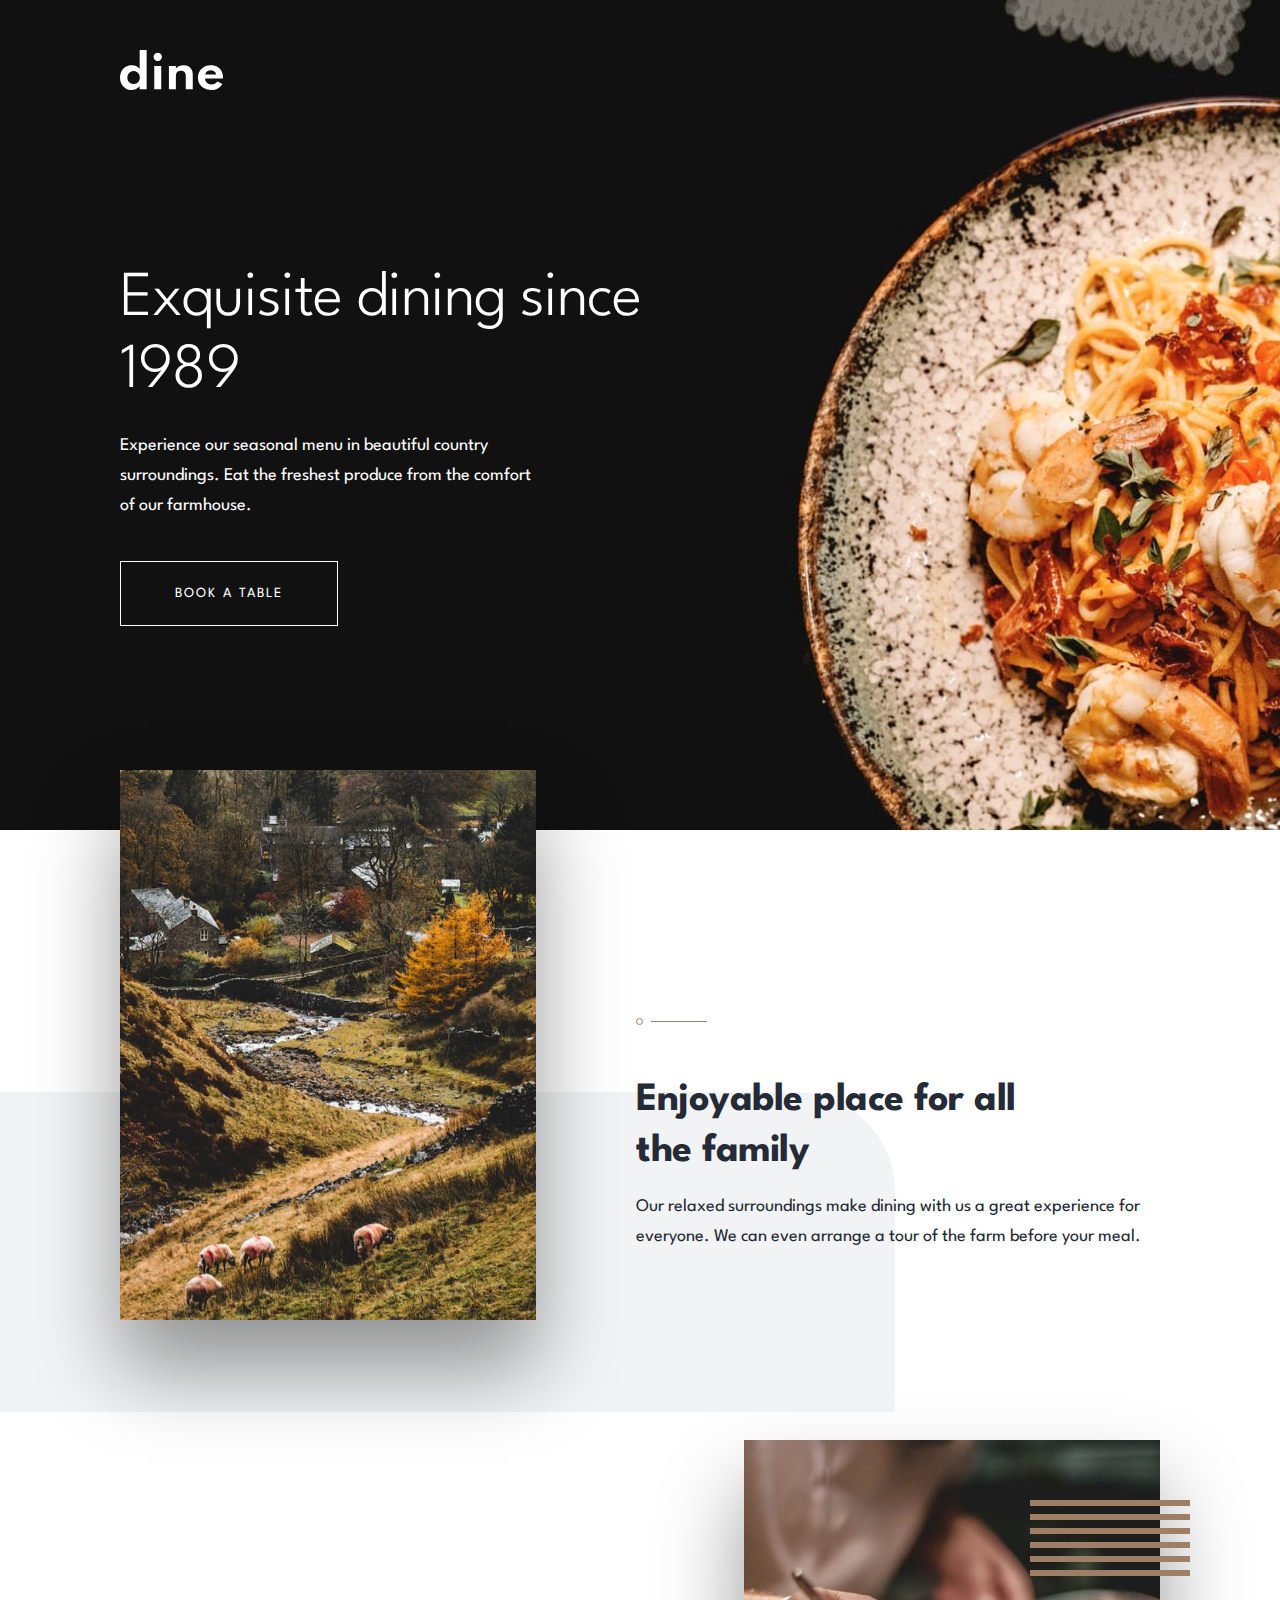
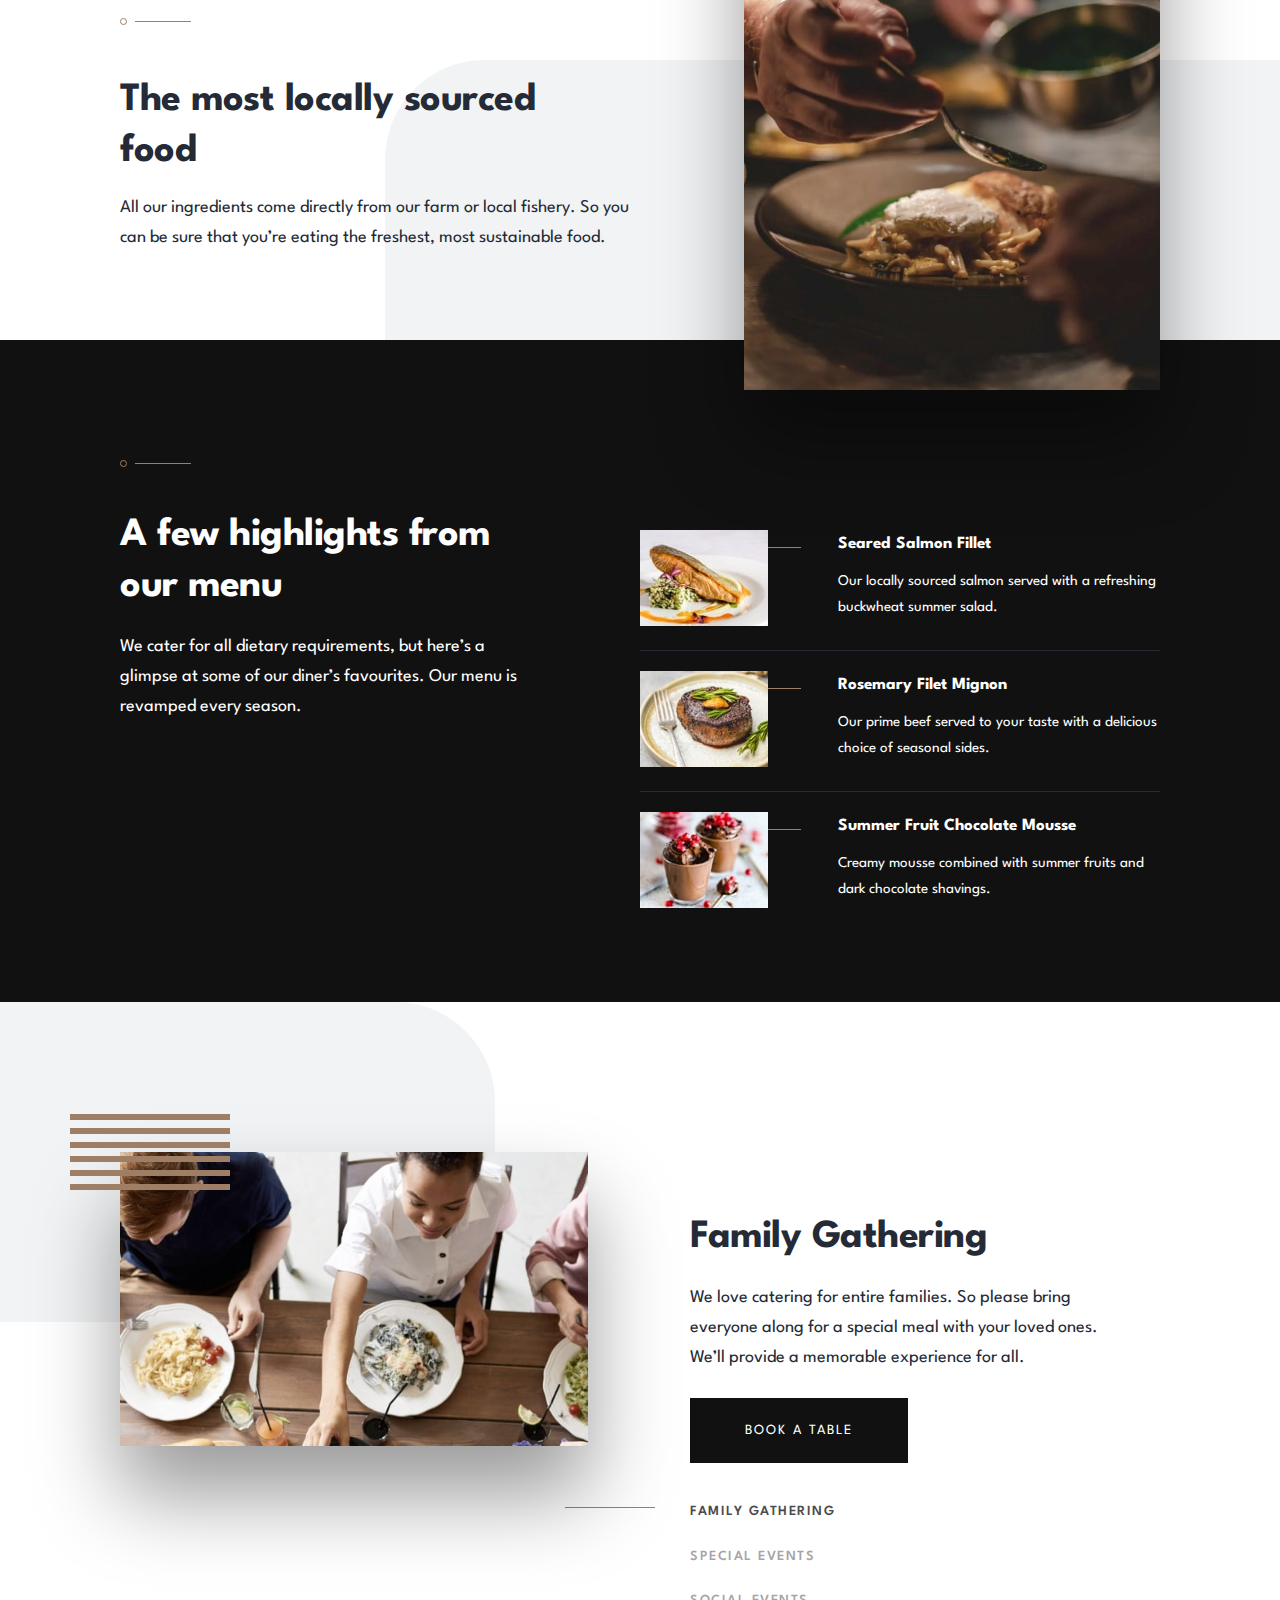
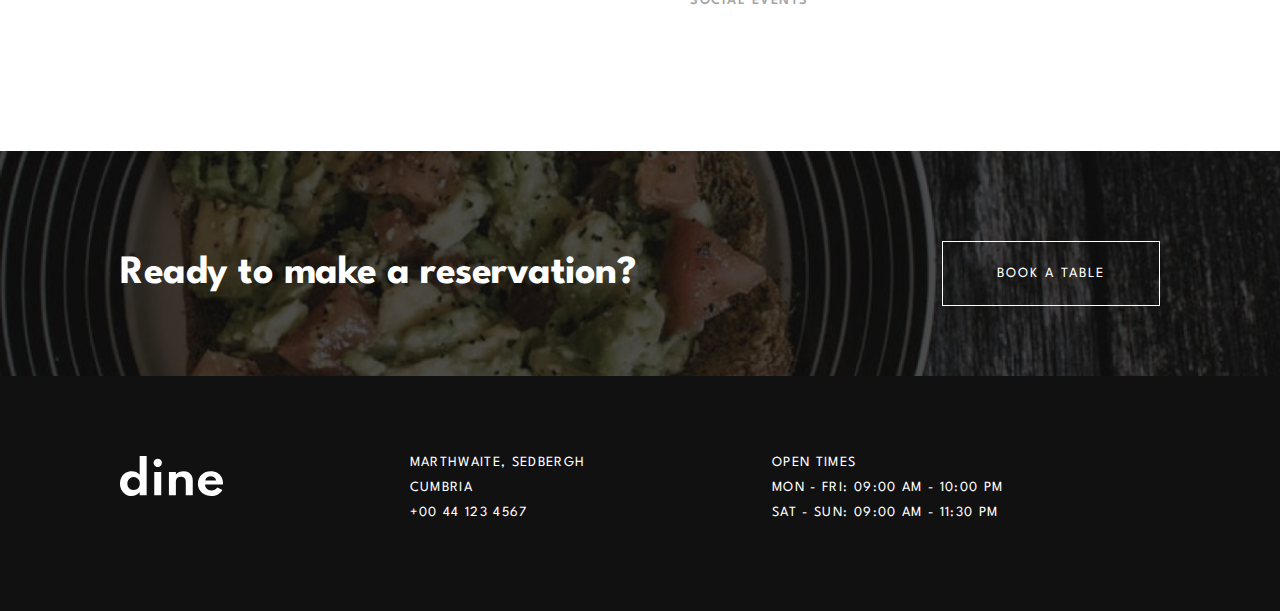
<file: index.html>
<!DOCTYPE html>
<html lang="en">
<head>
    <meta charset="UTF-8">
    <meta http-equiv="X-UA-Compatible" content="IE=edge">
    <meta name="viewport" content="width=device-width, initial-scale=1.0">
    <title>Dine | Exquisite dining since 1989</title>
    <!-- GOOGLE FONT -->
    <link href="https://fonts.googleapis.com/css2?family=Spartan:wght@300;400;600;700&display=swap" rel="stylesheet">
    <!-- CSS FIle -->
    <link rel="stylesheet" href="styles/css/main.css">    
</head>
<body>
    <!-- HEADER -->
    <header class="header">
        <div class="container">
            <div class="header__inner">
                <a href="" class="header__logo">
                    <img src="./images/logo.svg" alt="Dine logo">
                </a>
        
                <div class="header__textBox">
                    <h1 class="header__textBox--heading">Exquisite dining since 1989</h1>
                    <p class="header__textBox--subheading">Experience our seasonal menu in beautiful country surroundings. Eat the freshest produce from the comfort of our farmhouse.</p>
                    <a href="booking.html" class="btn btn--transparent">
                        <span>Book a table</span>
                    </a>
                </div>
            </div>
        </div>
    </header>

    <!-- FEATURES SECTION -->
    <section class="features">
        <div class="container">
            <div class="features__inner">
                <div class="features__imgBox">
                </div>
                <div class="features__textBox">
                    <h2>Enjoyable place for all the family</h2>
                    <p>Our relaxed surroundings make dining with us a great experience for everyone. We can even arrange a tour of the farm before your meal.</p>
                </div>
            </div>

            <div class="features__inner">
                <div class="features__imgBox">
                </div>
                <div class="features__textBox">
                    <h2>The most locally sourced food</h2>
                    <p>All our ingredients come directly from our farm or local fishery. So you can be sure that you’re eating the freshest, most sustainable food.</p>
                </div>
            </div>
        </div>
    </section>

    <!-- HIGHLIGHTS SECTION -->
    <section class="highlights">
        <div class="container">
            <div class="highlights__inner">
                <div class="highlights__textBox">
                    <h2 class="white">A few highlights from our menu</h2>
                    <p class="white">We cater for all dietary requirements, but here’s a glimpse at some of our diner’s favourites. Our menu is revamped every season.</p>
                </div>

                <ul class="highlights__dishes">
                    <li class="highlights__dish">
                        <div class="highlights__dish--imgBox">
                        <picture>
                            <source 
                            srcset="./images/homepage/salmon-mobile.jpg 1x, 
                            ./images/homepage/salmon-mobile@2x.jpg 2x,"
                            media="(max-width: 768px)">

                            <source 
                            srcset="./images/homepage/salmon-desktop-tablet.jpg 1x, 
                            ./images/homepage/salmon-desktop-tablet@2x.jpg 2x,"
                            media="(min-width: 768px)">

                            <img src="./images/homepage/salmon-mobile.jpg" alt="Fried salmon on a plate">
                        </picture>
                        </div>
                        <div class="highlights__dish--textBox">
                            <h3 class="white">Seared Salmon Fillet</h3>
                            <p class="white">Our locally sourced salmon served with a refreshing buckwheat summer salad.</p>
                        </div>
                    </li>

                    <li class="highlights__dish">
                        <div class="highlights__dish--imgBox">
                            <picture>
                                <source 
                                srcset="./images/homepage/beef-mobile.jpg 1x, 
                                ./images/homepage/beef-mobile@2x.jpg 2x,"
                                media="(max-width: 768px)">

                                <source 
                                srcset="./images/homepage/beef-desktop-tablet.jpg 1x, 
                                ./images/homepage/beef-desktop-tablet@2x.jpg 2x,"
                                media="(min-width: 768px)">
                                
                                <img src="./images/homepage/beef-mobile.jpg" alt="Beef steak">
                            </picture>
                        </div>
                        <div class="highlights__dish--textBox">
                            <h3 class="white">Rosemary Filet Mignon</h3>
                            <p class="white">Our prime beef served to your taste with a delicious choice of seasonal sides.</p>
                        </div>
                    </li>

                    <li class="highlights__dish">
                        <div class="highlights__dish--imgBox">
                            <picture>
                                <source 
                                srcset="./images/homepage/chocolate-mobile.jpg 1x, 
                                ./images/homepage/chocolate-mobile@2x.jpg 2x,"
                                media="(max-width: 768px)">

                                <source 
                                srcset="./images/homepage/chocolate-desktop-tablet.jpg 1x, 
                                ./images/homepage/chocolate-desktop-tablet@2x.jpg 2x,"
                                media="(min-width: 768px)">

                                <img src="./images/homepage/chocolate-mobile.jpg" alt="Chocolate dessert">
                              </picture>
                        </div>
                        <div class="highlights__dish--textBox">
                            <h3 class="white">Summer Fruit Chocolate Mousse</h3>
                            <p class="white">Creamy mousse combined with summer fruits and dark chocolate shavings.</p>
                        </div>
                    </li>
                </ul>
            </div>
        </div>
    </section>

    <!-- EVENTS SECTION -->
    <section class="events">
        <div class="container">
            <div class="events__inner">
                <div class="events__imgBox">
                    <picture>
                      <source 
                      srcset="./images/homepage/family-gathering-mobile.jpg 1x, 
                      ./images/homepage/family-gathering-mobile@2x.jpg 2x,"
                      media="(max-width: 768px)">
                      <source 
                      srcset="./images/homepage/family-gathering-tablet.jpg 1x, 
                      ./images/homepage/family-gathering-tablet@2x.jpg 2x,"
                      media="(min-width: 768px) and (max-width: 1280px)">
                      <source 
                      srcset="./images/homepage/family-gathering-desktop.jpg 1x, 
                      ./images/homepage/family-gathering-desktop@2x.jpg 2x,"
                      media="(min-width: 1280px)">
                      <img src="./images/homepage/family-gathering-desktop.jpg" alt="Family members grabbing food from the table" class="event__image showImage" id="familyGatheringImg">
                    </picture>
              
                    <picture>
                      <source 
                      srcset="./images/homepage/special-events-mobile.jpg 1x, 
                      ./images/homepage/special-events-mobile@2x.jpg 2x,"
                      media="(max-width: 768px)">
                      <source 
                      srcset="./images/homepage/special-events-tablet.jpg 1x, 
                      ./images/homepage/special-events-tablet@2x.jpg 2x,"
                      media="(min-width: 768px) and (max-width: 1280px)">
                      <source 
                      srcset="./images/homepage/special-events-desktop.jpg 1x, 
                      ./images/homepage/special-events-desktop@2x.jpg 2x,"
                      media="(min-width: 1280px)">
                      <img src="./images/homepage/special-events-desktop.jpg" alt="Smiling family sitting by the table raising their drinks" class="event__image" id="specialEventsImg">
                    </picture>
              
                    <picture>
                      <source 
                      srcset="./images/homepage/social-events-mobile.jpg 1x, 
                      ./images/homepage/social-events-mobile@2x.jpg 2x,"
                      media="(max-width: 768px)">
                      <source 
                      srcset="./images/homepage/social-events-tablet.jpg 1x, 
                      ./images/homepage/social-events-tablet@2x.jpg 2x,"
                      
                      media="(min-width: 768px) and (max-width: 1280px)">
                      <source 
                      srcset="./images/homepage/social-events-desktop.jpg 1x, 
                      ./images/homepage/social-events-desktop@2x.jpg 2x,"
                      media="(min-width: 1280px)">
                      <img src="./images/homepage/social-events-desktop.jpg" alt="Wine glasses on the table surrounded by people" class="event__image" id="socialEventsImg">
                    </picture>
                </div>
                <div class="events__textBox">
                    <div class="events__text">
                        <h2 id="event__heading">Family Gathering</h2>
                        <p id="event__text">We love catering for entire families. So please bring everyone along for a special meal with your loved ones. We’ll provide a memorable experience for all.</p>
                    </div>
    
                    <a href="booking.html" class="btn btn--black">
                        <span>Book a table</span>
                    </a>
    
                    <ul class="events__nav">
                        <li class="events__item active">Family Gathering</li>
                        <li class="events__item">Special Events</li>
                        <li class="events__item">Social Events</li>
                    </ul>
                </div>
            </div>
        </div>
    </section>

    <!-- RESERVATION SECTION -->
    <section class="reservation">
        <div class="container">
            <div class="reservation__inner">
                <h2 class="white">Ready to make a reservation?</h2>
                <a href="booking.html" class="btn btn--transparent">
                    <span>Book a table</span>
                </a>
            </div>
        </div>
    </section>

    <!-- FOOTER -->
    <footer class="footer white">
        <div class="container">
            <div class="footer__grid">
                <a href="" class="footer__logo">
                    <img src="./images/logo.svg" alt="Dine logo">
                </a>
    
                <ul class="footer__address">
                  <li>Marthwaite, Sedbergh</li>
                  <li>Cumbria</li>
                  <li>+00 44 123 4567</li>
                </ul>
    
                <ul class="footer__openTimes">
                  <li>Open Times</li>
                  <li>Mon - Fri: 09:00 AM - 10:00 PM</li>
                  <li>Sat - Sun: 09:00 AM - 11:30 PM</li>
                </ul>
            </div>
        </div>
    </footer>

    <script src="js/events.js"></script>
</body>
</html>
</file>
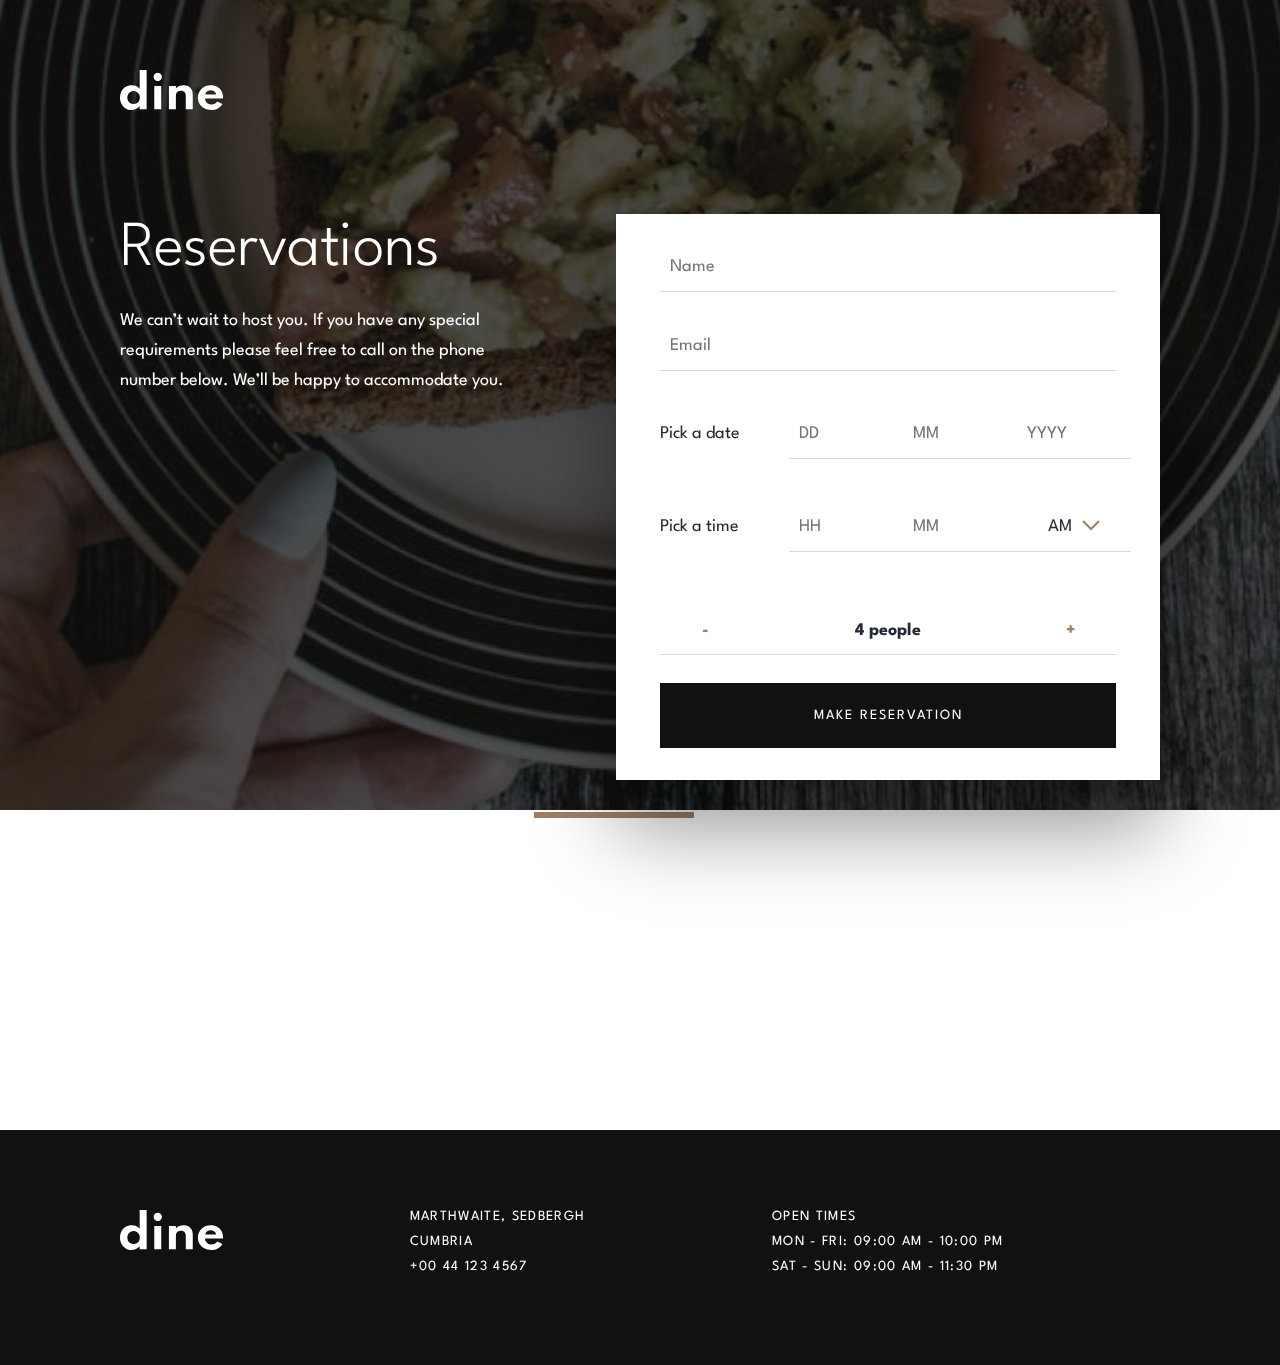
<file: booking.html>
<!DOCTYPE html>
<html lang="en">
<head>
    <meta charset="UTF-8">
    <meta http-equiv="X-UA-Compatible" content="IE=edge">
    <meta name="viewport" content="width=device-width, initial-scale=1.0">
    <title>Dine | Reserve place</title>
    <!-- GOOGLE FONT -->
    <link href="https://fonts.googleapis.com/css2?family=Spartan:wght@300;400;600;700&display=swap" rel="stylesheet">
    <!-- CSS FIle -->
    <link rel="stylesheet" href="styles/css/main.css">    
</head>
<body>
    <!-- HEADER -->
    <header class="headerBooking">
        <div class="container">
            <a href="index.html" class="headerBooking__logo">
                <img src="./images/logo.svg" alt="Dine logo">
            </a>

            <div class="headerBooking__inner">
                <div class="headerBooking__text">
                    <h1>Reservations</h1>
                    <p>We can’t wait to host you. If you have any special requirements please feel free to call on the phone number below. We’ll be happy to accommodate you.</p>
                </div>
                <div class="headerBooking__form">
                    <form id="form" class="form">
                        <div class="form__group">
                            <input type="text" name="name" id="name" placeholder="Name">
                            <small>Error message</small>
                        </div>
                        <div class="form__group">
                            <input type="text" name="email" id="email" placeholder="Email">
                            <small>Error message</small>
                        </div>
                        <div class="form__group form__group-date">
                            <label for="date">Pick a date</label>
                            <div class="form__dateBox">
                                    <input type="number" name="day" id="day" min="1" max="31" placeholder="DD">
                                    <input type="number" name="month" id="month" min="1" max="12" placeholder="MM">
                                    <input type="number" name="year" id="year" min="2021" max="2025" placeholder="YYYY">
                            </div>
                            <small>Error message</small>
                        </div>
                        <div class="form__group form__group-time">
                            <label for="time">Pick a time</label>
                            <div class="form__timeBox">
                                <input type="number" name="hour" id="hour" min="00" max="12" placeholder="HH">
                                <input type="number" name="minute" id="minute" min="00" max="59" placeholder="MM">

                                <div class="daytime__box">
                                    <span id="selectedDaytime">AM</span>
                                    <span id="arrow" class="arrow">
                                        <img src="images/icons/icon-arrow.svg" alt="Select arrow">
                                    </span>

                                    <div class="daytime__options hidden">
                                        <div class="daytime__options-AM">
                                            <span id="tickAM" class="tick">
                                                <img src="images/icons/icon-check.svg" alt="Check icon">
                                            </span>
                                            AM
                                        </div>

                                        <div class="daytime__options-PM">
                                            <span id="tickPM" class="tick hidden">
                                                <img src="images/icons/icon-check.svg" alt="Check icon">
                                            </span>
                                            PM
                                        </div>
                                    </div>
                                </div>
                            </div>
                            <small>Error message</small>
                        </div>
                        <div class="form__group">
                            <div class="form__people">
                                <span class="signs" id="minus">-</span>
                                <span class="form__people-count"><span id="peopleNumber">4</span> <span id="peopleWord">people</span></span>
                                <span class="signs" id="plus">+</span>
                            </div>
                        </div>
                        <div class="form__group">
                            <button class="btn btn--black" id="openModalBtn">
                                <span>Make reservation</span>
                            </button>
                         </div>
                    </form>
                </div>
            </div>
        </div>
    </header>

    <!-- MODAL -->
    <div class="modal-wrapper" id="modal">
        <div class="modal">
            <div class="modal-body">
                <p>Your reservation request has been submitted. Thank You!</p>
            </div>
            <div class="modal-footer">
                <button id="closeModalBtn" class="btn btn--black">
                    <span>Close</span>
                </button>
            </div>
        </div>
    </div>

    <!-- FOOTER -->
    <footer class="footer white">
        <div class="container">
            <div class="footer__grid">
                <a href="" class="footer__logo">
                    <img src="./images/logo.svg" alt="Dine logo">
                </a>
    
                <ul class="footer__address">
                    <li>Marthwaite, Sedbergh</li>
                    <li>Cumbria</li>
                    <li>+00 44 123 4567</li>
                </ul>
    
                <ul class="footer__openTimes">
                    <li>Open Times</li>
                    <li>Mon - Fri: 09:00 AM - 10:00 PM</li>
                    <li>Sat - Sun: 09:00 AM - 11:30 PM</li>
                </ul>
            </div>
        </div>
    </footer>

    <script src="js/people-counter.js"></script>
    <script src="js/time-select.js"></script>
    <script src="js/form-validation.js"></script>
</body>
<html>
</file>
<file: styles/css/main.css>
*,
*::after,
*::before {
  margin: 0;
  padding: 0;
  box-sizing: inherit;
  font-family: inherit;
  transition: all 0.3s;
}

html {
  font-size: 62.5%;
  text-rendering: optimizeLegibility;
  scroll-behavior: smooth;
}

@media only screen and (max-width: 62.5em) {
  html {
    font-size: 56.25%;
  }
}

@media only screen and (max-width: 56.25em) {
  html {
    font-size: 54%;
  }
}

@media only screen and (max-width: 37.5em) {
  html {
    font-size: 51%;
  }
}

@media only screen and (min-width: 112.5em) {
  html {
    font-size: 75%;
  }
}

body {
  box-sizing: border-box;
  color: #242b37;
}

ul {
  list-style: none;
}

a {
  text-decoration: none;
}

body {
  font-family: 'Spartan', sans-serif;
  font-size: 1.8rem;
  color: #242b37;
}

h1 {
  font-weight: 300;
  font-size: 6.4rem;
  line-height: 7.2rem;
  letter-spacing: -0.5px;
}

@media screen and (max-width: 1200px) {
  h1 {
    font-size: 4.8rem;
  }
}

@media screen and (max-width: 420px) {
  h1 {
    font-size: 4rem;
    line-height: 5.3rem;
  }
}

h2 {
  font-size: 4rem;
  line-height: 5.1rem;
  letter-spacing: -0.5px;
}

@media screen and (max-width: 770px) {
  h2 {
    font-size: 3.5rem;
  }
}

h3 {
  font-size: 1.7rem;
  font-weight: 700;
  line-height: 2.8rem;
}

p {
  line-height: 3rem;
}

.white {
  color: #FFFFFF;
}

.btn {
  cursor: pointer;
  padding: 2.5rem 5.4rem;
  display: inline-block;
  font-size: 1.4rem;
  text-transform: uppercase;
  line-height: 1.3rem;
  font-weight: 400;
  letter-spacing: 2px;
  position: relative;
  overflow: hidden;
  outline: none;
  border: none;
}

.btn span {
  color: #FFFFFF;
  position: relative;
  z-index: 10;
}

.btn:hover span {
  color: #111111;
}

.btn::before {
  content: '';
  position: absolute;
  top: 0;
  left: -10%;
  height: 100%;
  width: 0;
  background-color: #FFFFFF;
  transform: skewX(25deg);
  transition: width .5s;
}

.btn:hover::before {
  width: 120%;
}

.btn--transparent {
  border: 1px solid #FFFFFF;
}

.btn--black {
  background: #111111;
  border: 1px solid #111111;
}

.modal-wrapper {
  background-color: rgba(0, 0, 0, 0.3);
  opacity: 0;
  position: fixed;
  top: 0;
  left: 0;
  right: 0;
  bottom: 0;
  transition: all 0.3s ease-in-out;
  z-index: -1;
}

.modal-wrapper.open {
  opacity: 1;
  z-index: 999;
}

.modal {
  background-color: #FFFFFF;
  box-shadow: 0 1px 4px rgba(0, 0, 0, 0.3);
  position: relative;
  left: 50%;
  top: 50%;
  transform: translate(-50%, -50%);
  text-align: center;
  max-width: 50rem;
}

.modal-body {
  padding: 3rem 2rem;
}

.modal-body h4 {
  margin: 0;
}

.modal-body p {
  letter-spacing: 0.5px;
  line-height: 24px;
  margin: 10px 0 0;
}

.modal-footer {
  padding: 2rem 0;
}

.container {
  max-width: 110rem;
  margin: 0 auto;
  padding: 0 3rem;
}

.header {
  background-image: url("./../../../images/homepage/hero-bg-desktop.jpg");
  background-color: #111111;
  background-repeat: no-repeat;
  background-position: top center;
  background-size: cover;
  padding: 5rem 0 20rem;
}

@media screen and (max-width: 1200px) {
  .header {
    background-image: url("../../../images/homepage/hero-bg-tablet.jpg");
  }
}

@media screen and (max-width: 540px) {
  .header {
    background-image: url("../../../images/homepage/hero-bg-mobile.jpg");
  }
}

@media screen and (max-width: 1200px) {
  .header__inner {
    margin-top: 30rem;
    text-align: center;
  }
}

.header__logo img {
  width: 10.3rem;
}

.header__textBox {
  color: #FFFFFF;
  margin-top: 17rem;
  max-width: 55rem;
}

@media screen and (max-width: 1200px) {
  .header__textBox {
    margin: auto;
    margin-top: 3rem;
    max-width: 100%;
    text-align: center;
  }
}

.header__textBox--heading {
  letter-spacing: -1px;
  margin-bottom: 2.3rem;
}

.header__textBox--subheading {
  margin-bottom: 4rem;
  max-width: 75%;
}

@media screen and (max-width: 1200px) {
  .header__textBox--subheading {
    max-width: 80%;
    margin: 0 auto 4rem;
  }
}

@media screen and (max-width: 420px) {
  .header__textBox--subheading {
    max-width: 1000%;
    margin: 0 auto 4rem;
  }
}

.features {
  background-image: url("../../../images/patterns/pattern-curve-top-right.svg"), url("../../../images/patterns/pattern-curve-top-left.svg");
  background-repeat: no-repeat;
  background-position: top 32.2rem left, bottom 1rem right;
}

@media screen and (max-width: 1200px) {
  .features {
    background-position: top 32.2rem left -50rem, bottom 1rem right -50rem;
  }
}

@media screen and (max-width: 540px) {
  .features {
    background: none;
  }
}

.features__inner {
  display: flex;
  justify-content: space-between;
  height: 55rem;
  margin-bottom: 12rem;
}

@media screen and (max-width: 1200px) {
  .features__inner {
    flex-direction: column;
    align-items: center;
    justify-content: flex-start;
    height: initial;
  }
}

.features__imgBox {
  width: 40%;
  background-image: url("../../../images/homepage/enjoyable-place-desktop.jpg");
  background-size: cover;
  box-shadow: 0px 49px 79px 0px rgba(0, 0, 0, 0.4);
}

@media screen and (max-width: 1200px) {
  .features__imgBox {
    width: 60%;
    height: 40rem;
    background-image: url("../../../images/homepage/enjoyable-place-tablet.jpg");
  }
}

@media screen and (max-width: 700px) {
  .features__imgBox {
    width: 58%;
    height: 47rem;
    background-image: url("../../../images/homepage/enjoyable-place-mobile.jpg");
  }
}

@media screen and (max-width: 540px) {
  .features__imgBox {
    width: 100%;
  }
}

.features__textBox {
  width: 60%;
  padding-left: 10rem;
}

@media screen and (max-width: 1200px) {
  .features__textBox {
    width: 70%;
    text-align: center;
    padding-left: 0;
  }
}

@media screen and (max-width: 700px) {
  .features__textBox {
    width: 100%;
  }
}

.features__textBox h2 {
  margin: 22rem 0 1.5rem;
  width: 85%;
}

@media screen and (max-width: 1200px) {
  .features__textBox h2 {
    margin: 3rem auto 1.5rem;
    width: 70%;
  }
}

@media screen and (max-width: 1200px) {
  .features__textBox h2 {
    width: 100%;
  }
}

.features__textBox h2::before {
  content: url("../../../images/patterns/pattern-divide.svg");
  display: block;
  width: 100%;
  height: 8.5rem;
}

.features__inner:first-child {
  margin-top: -6rem;
}

.features__inner:last-child {
  flex-direction: row-reverse;
  margin-bottom: -10rem;
}

@media screen and (max-width: 1200px) {
  .features__inner:last-child {
    flex-direction: column;
    align-items: center;
    justify-content: flex-start;
    height: initial;
    margin-bottom: 0;
  }
}

.features__inner:last-child .features__imgBox {
  position: relative;
  background-image: url("../../../images/homepage/locally-sourced-desktop.jpg");
}

@media screen and (max-width: 1200px) {
  .features__inner:last-child .features__imgBox {
    background-image: url("../../../images/homepage/locally-sourced-tablet.jpg");
  }
}

@media screen and (max-width: 1200px) {
  .features__inner:last-child .features__imgBox {
    background-image: url("../../../images/homepage/locally-sourced-mobile.jpg");
  }
}

.features__inner:last-child .features__imgBox::after {
  content: url("../../../images/patterns/pattern-lines.svg");
  display: block;
  position: absolute;
  right: -5rem;
  top: 6rem;
  width: 18rem;
  height: 9rem;
}

@media screen and (max-width: 1200px) {
  .features__inner:last-child .features__imgBox::after {
    top: 20rem;
  }
}

@media screen and (max-width: 770px) {
  .features__inner:last-child .features__imgBox::after {
    display: none;
  }
}

.features__inner:last-child .features__textBox {
  padding-left: 0;
  padding-right: 10rem;
}

@media screen and (max-width: 1200px) {
  .features__inner:last-child .features__textBox {
    width: 70%;
    text-align: center;
    padding-right: 0;
  }
}

@media screen and (max-width: 700px) {
  .features__inner:last-child .features__textBox {
    width: 100%;
  }
}

.features__inner:last-child .features__textBox h2 {
  margin: 15rem 0 1.6rem;
}

@media screen and (max-width: 1200px) {
  .features__inner:last-child .features__textBox h2 {
    margin: 3rem auto 1.5rem;
    width: 70%;
  }
}

@media screen and (max-width: 1200px) {
  .features__inner:last-child .features__textBox h2 {
    width: 100%;
  }
}

.highlights {
  background: #111111;
  margin-top: 5rem;
  padding: 17rem 0 7rem;
}

@media screen and (max-width: 1200px) {
  .highlights {
    padding-top: 15rem;
  }
}

.highlights__inner {
  display: flex;
}

@media screen and (max-width: 1200px) {
  .highlights__inner {
    flex-direction: column;
    align-items: center;
  }
}

.highlights__textBox {
  padding-right: 10rem;
  width: 50%;
}

@media screen and (max-width: 1200px) {
  .highlights__textBox {
    padding-right: 0;
    width: 100%;
    max-width: 65rem;
    margin: 0 auto;
    text-align: center;
    margin-bottom: 5rem;
  }
}

.highlights__textBox h2 {
  margin-bottom: 2rem;
  max-width: 40rem;
  position: relative;
}

@media screen and (max-width: 1200px) {
  .highlights__textBox h2 {
    max-width: 100%;
  }
}

.highlights__textBox h2::before {
  content: '';
  background-image: url("../../../images/patterns/pattern-divide.svg");
  background-repeat: no-repeat;
  width: 10rem;
  height: 2rem;
  position: absolute;
  top: -5rem;
}

.highlights__dishes {
  width: 50%;
}

@media screen and (max-width: 1200px) {
  .highlights__dishes {
    width: 70%;
  }
}

@media screen and (max-width: 540px) {
  .highlights__dishes {
    width: 100%;
  }
}

.highlights__dish {
  display: flex;
  padding: 2rem 0;
}

.highlights__dish--textBox {
  padding-left: 7rem;
}

.highlights__dish--textBox h3 {
  margin-bottom: 1rem;
}

.highlights__dish--textBox p {
  font-size: 1.5rem;
  line-height: 1.75;
}

.highlights__dish--imgBox {
  position: relative;
}

@media screen and (max-width: 1200px) {
  .highlights__dish--imgBox img {
    width: 100%;
  }
}

.highlights__dish--imgBox::after {
  content: '';
  position: absolute;
  height: 1px;
  width: 26%;
  background-color: #9e7f66;
  top: 1.7rem;
  left: 12.8rem;
}

@media screen and (max-width: 540px) {
  .highlights__dish--imgBox::after {
    display: none;
  }
}

.highlights__dish:not(:last-child) {
  border-bottom: 1px solid #242b37;
}

@media screen and (max-width: 770px) {
  .highlights__dish {
    flex-direction: column;
    align-items: center;
  }
  .highlights__dish--textBox {
    padding-left: 0;
    text-align: center;
    padding: 3.5rem 0 2rem;
  }
  .highlights__dish--textBox h3 {
    font-size: 1.8rem;
  }
  .highlights__dish--textBox p {
    font-size: 1.7rem;
  }
}

.events {
  background-image: url("../../../images/patterns/pattern-curve-top-right.svg");
  background-repeat: no-repeat;
  background-position: top left -40rem;
  padding: 15rem 0 8rem;
}

@media screen and (max-width: 1200px) {
  .events {
    background-position: top left -60rem;
  }
}

@media screen and (max-width: 540px) {
  .events {
    background: none;
  }
}

.events__inner {
  display: flex;
  justify-content: space-between;
}

.events__inner > * {
  width: 50%;
}

@media screen and (max-width: 1200px) {
  .events__inner {
    flex-direction: column;
  }
  .events__inner > * {
    width: 100%;
  }
}

.events__imgBox {
  position: relative;
}

@media screen and (max-width: 770px) {
  .events__imgBox {
    max-width: 65rem;
    margin: 0 auto;
  }
}

.events__imgBox::before {
  content: url("../../../images/patterns/pattern-lines.svg");
  position: absolute;
  height: 7.6rem;
  width: 16rem;
  top: -3.8rem;
  left: -5rem;
}

@media screen and (max-width: 1200px) {
  .events__imgBox::before {
    left: 12rem;
  }
}

@media screen and (max-width: 770px) {
  .events__imgBox::before {
    display: none;
  }
}

.events__imgBox img {
  width: 90%;
  box-shadow: 0px 49px 79px 0px rgba(0, 0, 0, 0.4);
  display: none;
}

@media screen and (max-width: 1200px) {
  .events__imgBox img {
    width: 60%;
    margin: 0 auto;
  }
}

@media screen and (max-width: 540px) {
  .events__imgBox img {
    width: 100%;
  }
}

.events__imgBox .showImage {
  display: block;
}

.events__textBox {
  padding: 6rem 5rem;
  max-width: 80rem;
  margin: 0 auto;
}

@media screen and (max-width: 1200px) {
  .events__textBox {
    text-align: center;
  }
}

@media screen and (max-width: 540px) {
  .events__textBox {
    padding: 6rem 0;
  }
}

.events__textBox h2 {
  margin-bottom: 2rem;
}

.events__textBox p {
  margin-bottom: 2.5rem;
}

.events__nav {
  margin-top: 3.5rem;
}

@media screen and (max-width: 1200px) {
  .events__nav {
    margin-top: 5rem;
    display: flex;
    justify-content: center;
  }
}

@media screen and (max-width: 770px) {
  .events__nav {
    flex-direction: column;
  }
}

.events__item {
  font-size: 1.4rem;
  line-height: 1.4;
  font-weight: 600;
  letter-spacing: 1.5px;
  text-transform: uppercase;
  color: rgba(76, 76, 76, 0.5);
  position: relative;
}

.events__item::after {
  content: '';
  position: absolute;
  left: -12.5rem;
  height: 1px;
  width: 9rem;
  margin: 5px auto 0;
  background-color: transparent;
  z-index: -1;
}

@media screen and (max-width: 1200px) {
  .events__item::after {
    left: 50%;
    transform: translateX(-50%);
    bottom: -1rem;
    width: 5rem;
  }
}

@media screen and (max-width: 770px) {
  .events__item::after {
    bottom: -.5rem;
  }
}

.events__item:not(:last-child) {
  margin-bottom: 2.5rem;
}

@media screen and (max-width: 1200px) {
  .events__item:not(:last-child) {
    margin-bottom: 0;
    margin-right: 5rem;
  }
}

@media screen and (max-width: 770px) {
  .events__item:not(:last-child) {
    margin-right: 0;
    margin-bottom: 3.5rem;
  }
}

.events__item:hover {
  cursor: pointer;
  color: #4c4c4c;
}

.events__item.active {
  color: #4c4c4c;
}

.events__item.active::after {
  background-color: #9e7f66;
}

.reservation {
  background-image: url("../../../images/homepage/ready-bg-desktop.jpg");
  background-repeat: no-repeat;
  background-size: cover;
  padding: 9rem 0 7rem;
}

@media screen and (max-width: 1200px) {
  .reservation {
    background-image: url("../../../images/homepage/ready-bg-tablet.jpg");
  }
}

.reservation__inner {
  display: flex;
  justify-content: space-between;
  align-items: center;
}

@media screen and (max-width: 1200px) {
  .reservation__inner {
    flex-direction: column;
  }
  .reservation__inner .btn {
    margin-top: 3rem;
  }
}

@media screen and (max-width: 540px) {
  .reservation__inner h2 {
    text-align: center;
    line-height: 5rem;
  }
}

.footer {
  background-color: #111111;
  padding: 8rem 0;
}

.footer__grid {
  display: grid;
  grid-template-areas: "box1 box2 box3";
  gap: 3rem;
}

@media screen and (max-width: 1200px) {
  .footer__grid {
    grid-template-areas: "box1 box2" ". box3";
    gap: 5rem;
  }
}

@media screen and (max-width: 770px) {
  .footer__grid {
    grid-template-areas: "box1" "box2" "box3";
    justify-content: center;
    text-align: center;
  }
}

.footer__logo {
  grid-area: box1;
}

.footer__logo img {
  width: 10.3rem;
}

.footer__address {
  grid-area: box2;
}

.footer__openTimes {
  grid-area: box3;
}

.footer li {
  letter-spacing: 1.35px;
  margin-bottom: 1.2rem;
  font-size: 1.4rem;
  text-transform: uppercase;
}

.headerBooking {
  height: 90vh;
  background-image: url("../../../images/booking/hero-bg-desktop.jpg");
  background-size: cover;
  padding-top: 7rem;
  margin-bottom: 32rem;
}

@media only screen and (max-width: 1200px) {
  .headerBooking {
    background-image: url("../../../images/booking/hero-bg-tablet.jpg");
    margin-bottom: 43rem;
  }
}

@media only screen and (max-width: 768px) {
  .headerBooking {
    background-image: url("../../../images/booking/hero-bg-mobile.jpg");
  }
}

@media only screen and (max-width: 768px) {
  .headerBooking__logo img {
    margin: 0 auto;
    display: block;
  }
}

.headerBooking__inner {
  margin-top: 10rem;
  display: grid;
  grid-template-columns: 40% 1fr;
  gap: 8rem;
}

@media only screen and (max-width: 1200px) {
  .headerBooking__inner {
    grid-template-columns: 1fr;
    margin-top: 4rem;
    gap: 6rem;
  }
}

@media only screen and (max-width: 768px) {
  .headerBooking__inner {
    gap: 8rem;
  }
}

.headerBooking__text {
  color: #FFFFFF;
}

@media only screen and (max-width: 1200px) {
  .headerBooking__text {
    max-width: 85rem;
    margin: 0 auto;
    text-align: center;
  }
}

.headerBooking h1 {
  margin-bottom: 2rem;
}

@media only screen and (max-width: 1200px) {
  .headerBooking h1 {
    margin-bottom: 1rem;
  }
}

.headerBooking .form {
  box-shadow: 0px 49px 79px 0px rgba(0, 0, 0, 0.4);
  background-color: #FFFFFF;
  position: relative;
  padding: 2.7rem 8% 3.2rem 8%;
}

@media only screen and (max-width: 1200px) {
  .headerBooking .form {
    max-width: 55rem;
    margin: 0 auto;
    padding: 3rem 5rem;
  }
}

@media only screen and (max-width: 500px) {
  .headerBooking .form {
    padding: 3rem;
  }
}

.headerBooking .form::after {
  content: url("../../../images/patterns/pattern-lines.svg");
  display: block;
  position: absolute;
  left: -8.2rem;
  bottom: -3.8rem;
  width: 16rem;
  height: 7.6rem;
  z-index: -1;
}

@media only screen and (max-width: 1200px) {
  .headerBooking .form::after {
    display: none;
  }
}

.headerBooking .form__group {
  width: 100%;
  position: relative;
  display: flex;
  align-items: center;
}

.headerBooking .form__group label {
  display: block;
  flex: 0 0 25%;
  text-align: left;
}

.headerBooking .form__group small {
  color: #B54949;
  font-size: 1rem;
  position: absolute;
  bottom: -1.8rem;
  left: 0;
  visibility: hidden;
}

.headerBooking .form__group.error input::placeholder {
  color: #B54949;
}

.headerBooking .form__group.error small {
  visibility: visible;
}

.headerBooking .form__group:not(:last-child) {
  margin-bottom: 2.8rem;
}

.headerBooking .form__group-date {
  margin-top: 3.7rem;
}

.headerBooking .form__group-time {
  margin-top: 4.2rem;
}

@media only screen and (max-width: 768px) {
  .headerBooking .form__group label {
    margin-bottom: .5rem;
  }
}

.headerBooking .form .errorColor {
  border-bottom: 1px solid #B54949;
}

.headerBooking .form input, .headerBooking .form select {
  height: 5.1rem;
  border: none;
  border-bottom: 1px solid rgba(17, 17, 17, 0.16);
  font-size: inherit;
  padding: 1rem;
}

.headerBooking .form input:focus, .headerBooking .form select:focus {
  outline: none;
  border-bottom: 1px solid #111111;
}

.headerBooking .form #name,
.headerBooking .form #email {
  width: 100%;
}

.headerBooking .form__dateBox, .headerBooking .form__timeBox {
  margin-left: 1.5rem;
  flex: 0 0 75%;
  display: flex;
}

@media only screen and (max-width: 500px) {
  .headerBooking .form__dateBox, .headerBooking .form__timeBox {
    margin-left: .5rem;
  }
}

.headerBooking .form__dateBox input, .headerBooking .form__timeBox input {
  width: 100%;
}

.headerBooking .form__timeBox .daytime__box {
  border-bottom: 1px solid rgba(17, 17, 17, 0.16);
  padding: 1rem;
  flex: 0 0 33.46%;
  height: 5.1rem;
  display: flex;
  align-items: center;
  justify-content: center;
}

.headerBooking .form__timeBox .arrow {
  padding-left: 10px;
  cursor: pointer;
}

.headerBooking .form__timeBox .mirror {
  transform: scaleY(-1);
}

.headerBooking .form__timeBox .daytime__options {
  background-color: #FFFFFF;
  box-shadow: 0px 1px 40px 0px rgba(112, 112, 112, 0.4);
  transform: translateX(10px);
  z-index: 10;
  position: absolute;
  bottom: -10rem;
  right: 0;
  padding: 2rem 2.5rem 2rem 1.5rem;
}

.headerBooking .form__timeBox .tick {
  margin-right: 10px;
}

.headerBooking .form__timeBox .daytime__options-AM,
.headerBooking .form__timeBox .daytime__options-PM {
  cursor: pointer;
}

.headerBooking .form__timeBox .daytime__options-AM {
  margin-bottom: 15px;
}

.headerBooking .form__timeBox .hidden {
  opacity: 0;
  z-index: -10;
}

.headerBooking .form .form__people {
  display: flex;
  margin-top: 4.2rem;
  font-weight: 700;
  padding-bottom: 1.5rem;
  border-bottom: 1px solid rgba(17, 17, 17, 0.16);
  text-align: center;
  width: 100%;
}

.headerBooking .form .form__people .form__people-count {
  flex: 0 0 60%;
}

.headerBooking .form .form__people .signs {
  flex: 0 0 20%;
  color: #9e7f66;
  cursor: pointer;
  transition: transform .3s ease-in;
}

.headerBooking .form .form__people .signs:hover {
  transform: scale(1.5);
}

.headerBooking .form .form__people .signs:active {
  transform: scale(1.2);
}

.headerBooking .form .form__people .inactive {
  color: rgba(158, 127, 102, 0.1);
}

.headerBooking .form .active {
  border-bottom: 1px solid #111111 !important;
}

.headerBooking .form .btn {
  width: 100%;
}

@media only screen and (max-width: 400px) {
  .headerBooking .form .btn {
    line-height: 1.45;
  }
}

@media only screen and (max-width: 768px) {
  input::-webkit-inner-spin-button {
    -webkit-appearance: none;
  }
  input::-webkit-outer-spin-button {
    -webkit-appearance: none;
    margin: 0;
  }
  input[type=number] {
    -moz-appearance: textfield;
  }
}
</file>
